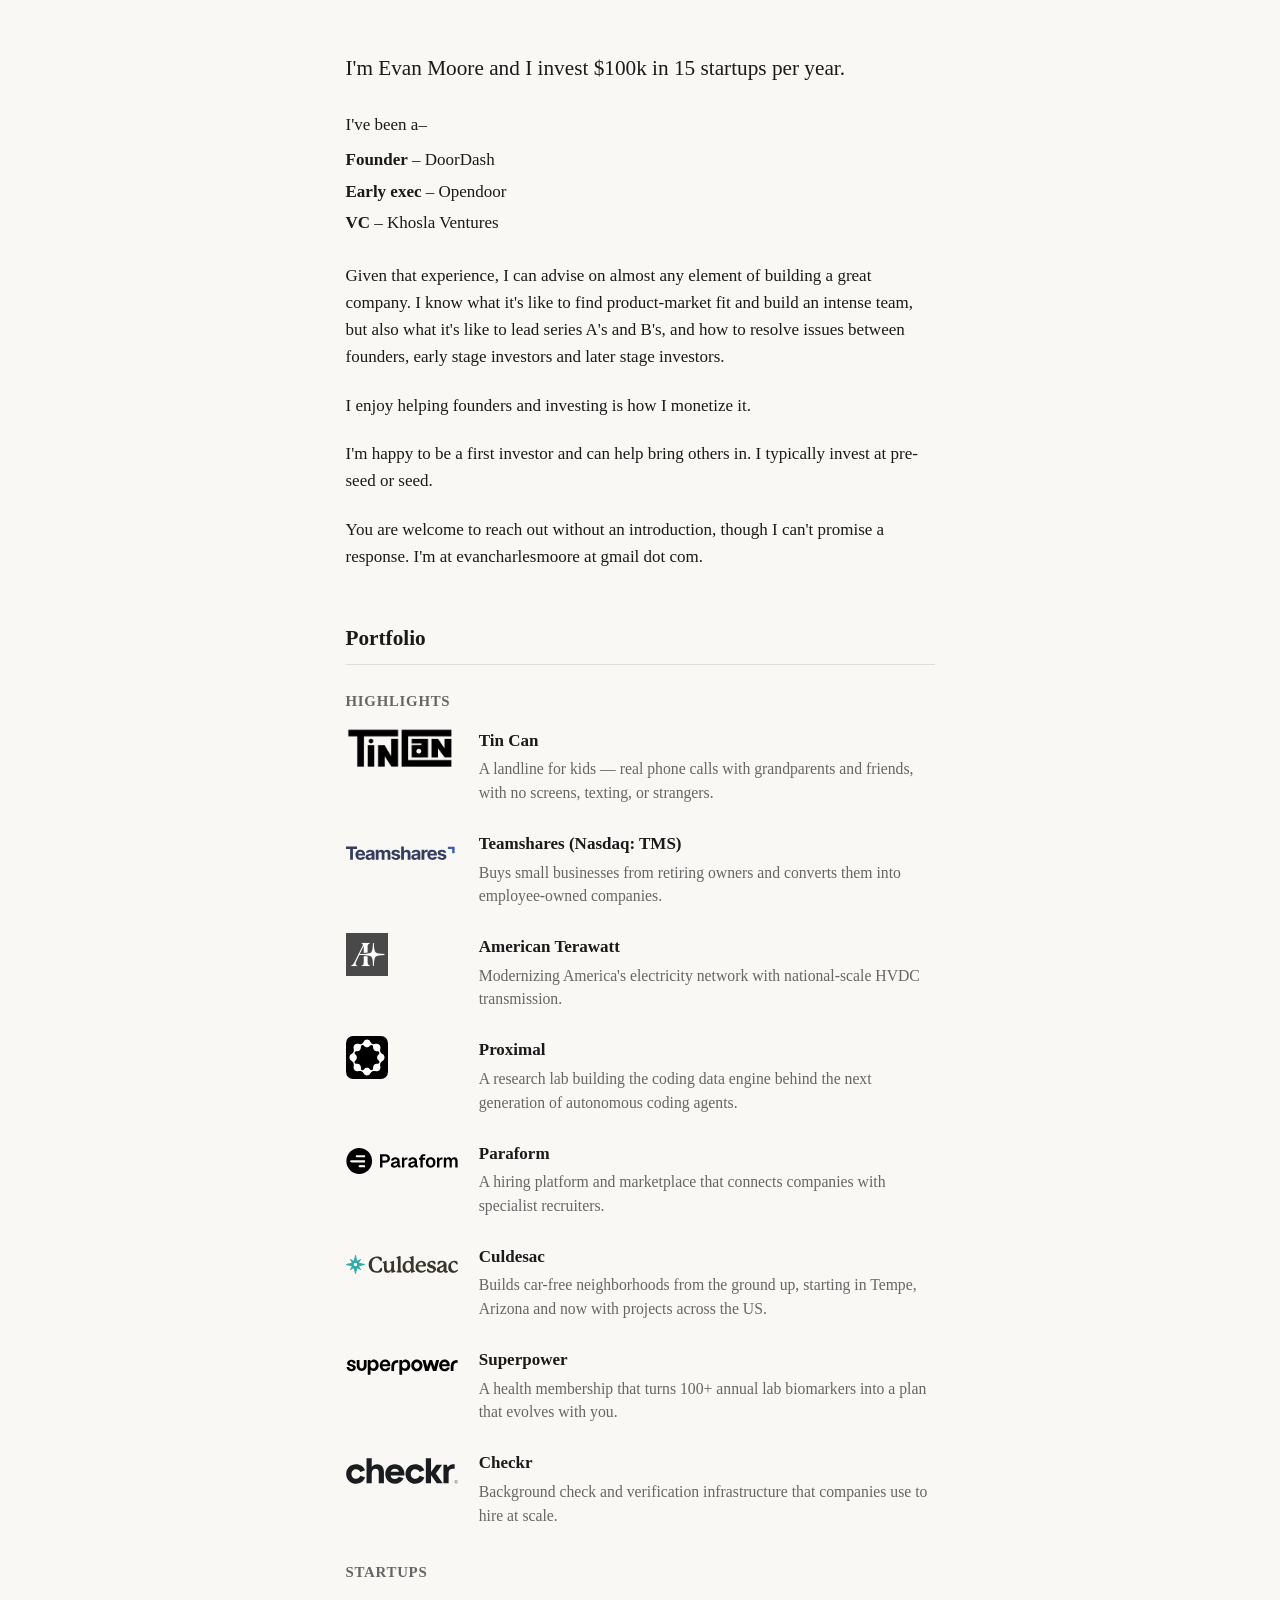
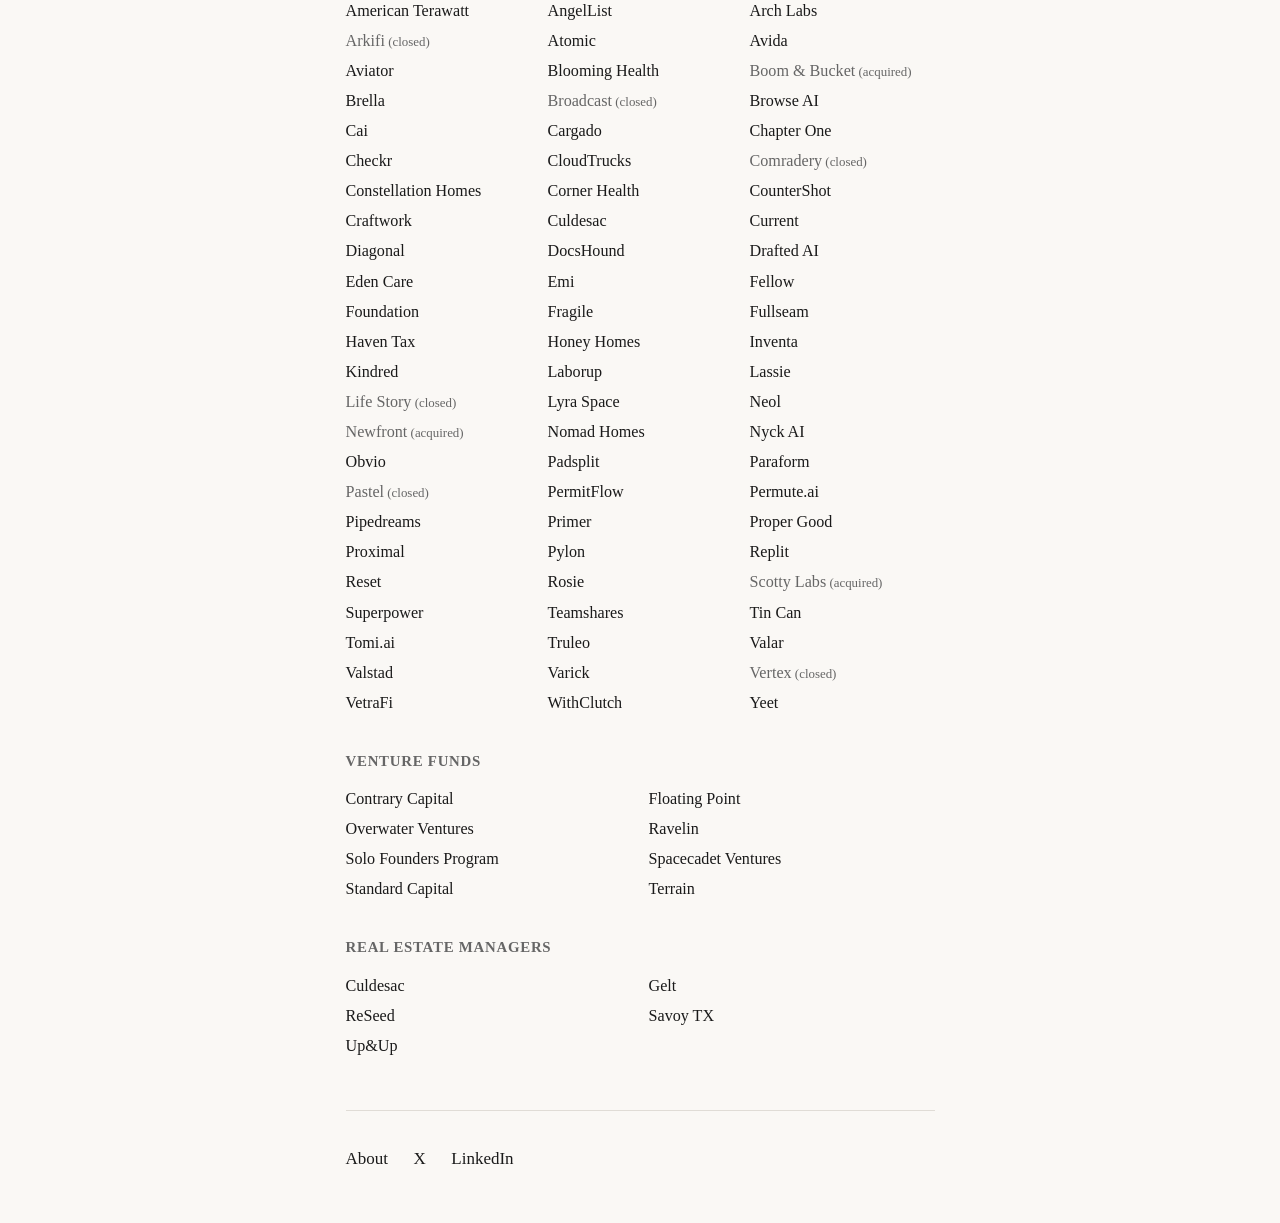
<file: index.html>
<!DOCTYPE html>
<html lang="en">
<head>
  <meta charset="UTF-8">
  <meta name="viewport" content="width=device-width, initial-scale=1">
  <title>Evan Moore – Angel Investor</title>
  <meta name="description" content="Evan Moore, DoorDash cofounder, Opendoor early exec, and Khosla Ventures VC. Angel investor in startups at pre-seed and seed.">

  <!-- Open Graph / Social -->
  <meta property="og:title" content="Evan Moore – Angel Investor">
  <meta property="og:description" content="Evan Moore, DoorDash cofounder, Opendoor early exec, and Khosla Ventures VC. Angel investor in startups at pre-seed and seed.">
  <meta property="og:type" content="website">
  <meta property="og:url" content="https://evanmoore.vc">

  <link rel="stylesheet" href="css/styles.css">
  <link rel="icon" href="favicon.svg">

  <!-- Structured data for search engines -->
  <script type="application/ld+json">
  {
    "@context": "https://schema.org",
    "@type": "Person",
    "name": "Evan Moore",
    "url": "https://evanmoore.vc",
    "jobTitle": "Angel Investor",
    "description": "DoorDash cofounder, Opendoor early exec, Khosla Ventures VC",
    "sameAs": [
      "https://x.com/evancharles",
      "https://www.linkedin.com/in/evanmoore/"
    ],
    "worksFor": [
      {"@type": "Organization", "name": "DoorDash"},
      {"@type": "Organization", "name": "Opendoor"},
      {"@type": "Organization", "name": "Khosla Ventures"}
    ]
  }
  </script>
</head>
<body>
  <div class="container">
    <main>
      <section class="intro">
        <p class="lede">I'm Evan Moore and I invest $100k in 15 startups per year.</p>

        <div class="background">
          <p>I've been a–</p>
          <ul class="roles">
            <li><strong>Founder</strong> – DoorDash</li>
            <li><strong>Early exec</strong> – Opendoor</li>
            <li><strong>VC</strong> – Khosla Ventures</li>
          </ul>
        </div>

        <p>Given that experience, I can advise on almost any element of building a great company. I know what it's like to find product-market fit and build an intense team, but also what it's like to lead series A's and B's, and how to resolve issues between founders, early stage investors and later stage investors.</p>

        <p>I enjoy helping founders and investing is how I monetize it.</p>

        <p>I'm happy to be a first investor and can help bring others in. I typically invest at pre-seed or seed.</p>

        <p>You are welcome to reach out without an introduction, though I can't promise a response. I'm at evancharlesmoore at gmail dot com.</p>
      </section>

      <section class="portfolio">
        <h2>Portfolio</h2>

        <div class="portfolio-section">
          <h3>Highlights</h3>
          <ul class="highlights">
            <li class="highlight">
              <a class="highlight-logo" href="https://tincan.kids/"><img src="img/tin-can.png" alt="" loading="lazy"></a>
              <div>
                <h4 class="highlight-name"><a href="https://tincan.kids/">Tin Can</a></h4>
                <p class="highlight-desc">A landline for kids — real phone calls with grandparents and friends, with no screens, texting, or strangers.</p>
              </div>
            </li>
            <li class="highlight">
              <a class="highlight-logo" href="https://www.teamshares.com/"><img src="img/teamshares.svg" alt="" loading="lazy"></a>
              <div>
                <h4 class="highlight-name"><a href="https://www.teamshares.com/">Teamshares (Nasdaq: TMS)</a></h4>
                <p class="highlight-desc">Buys small businesses from retiring owners and converts them into employee-owned companies.</p>
              </div>
            </li>
            <li class="highlight">
              <a class="highlight-logo" href="https://www.americanterawatt.com/"><img src="img/american-terawatt.svg" alt="" loading="lazy"></a>
              <div>
                <h4 class="highlight-name"><a href="https://www.americanterawatt.com/">American Terawatt</a></h4>
                <p class="highlight-desc">Modernizing America's electricity network with national-scale HVDC transmission.</p>
              </div>
            </li>
            <li class="highlight">
              <a class="highlight-logo" href="https://proximal.ai/"><img src="img/proximal.svg" alt="" loading="lazy"></a>
              <div>
                <h4 class="highlight-name"><a href="https://proximal.ai/">Proximal</a></h4>
                <p class="highlight-desc">A research lab building the coding data engine behind the next generation of autonomous coding agents.</p>
              </div>
            </li>
            <li class="highlight">
              <a class="highlight-logo" href="https://www.paraform.com/"><img src="img/paraform.svg" alt="" loading="lazy"></a>
              <div>
                <h4 class="highlight-name"><a href="https://www.paraform.com/">Paraform</a></h4>
                <p class="highlight-desc">A hiring platform and marketplace that connects companies with specialist recruiters.</p>
              </div>
            </li>
            <li class="highlight">
              <a class="highlight-logo" href="https://culdesac.com/"><img src="img/culdesac.svg" alt="" loading="lazy"></a>
              <div>
                <h4 class="highlight-name"><a href="https://culdesac.com/">Culdesac</a></h4>
                <p class="highlight-desc">Builds car-free neighborhoods from the ground up, starting in Tempe, Arizona and now with projects across the US.</p>
              </div>
            </li>
            <li class="highlight">
              <a class="highlight-logo" href="https://superpower.com/"><img src="img/superpower.svg" alt="" loading="lazy"></a>
              <div>
                <h4 class="highlight-name"><a href="https://superpower.com/">Superpower</a></h4>
                <p class="highlight-desc">A health membership that turns 100+ annual lab biomarkers into a plan that evolves with you.</p>
              </div>
            </li>
            <li class="highlight">
              <a class="highlight-logo" href="https://checkr.com/"><img src="img/checkr.svg" alt="" loading="lazy"></a>
              <div>
                <h4 class="highlight-name"><a href="https://checkr.com/">Checkr</a></h4>
                <p class="highlight-desc">Background check and verification infrastructure that companies use to hire at scale.</p>
              </div>
            </li>
          </ul>
        </div>

        <div class="portfolio-section">
          <h3>Startups</h3>
          <ul class="company-list">
            <li><a href="https://www.americanterawatt.com/">American Terawatt</a></li>
            <li><a href="https://www.angellist.com/">AngelList</a></li>
            <li><a href="https://archlabs.com/">Arch Labs</a></li>
            <li><span class="closed">Arkifi</span></li>
            <li><a href="https://www.atomic.supply/">Atomic</a></li>
            <li><a href="https://www.avida.life/">Avida</a></li>
            <li><a href="https://aviatorhealth.co/">Aviator</a></li>
            <li><a href="https://gobloominghealth.com/">Blooming Health</a></li>
            <li><span class="acquired">Boom & Bucket</span></li>
            <li><a href="https://hellobrella.com/">Brella</a></li>
            <li><span class="closed">Broadcast</span></li>
            <li><a href="https://www.browse.ai/">Browse AI</a></li>
            <li><a href="https://www.cai.ai/">Cai</a></li>
            <li><a href="https://cargado.com/">Cargado</a></li>
            <li><a href="https://www.startchapterone.com/">Chapter One</a></li>
            <li><a href="https://checkr.com/">Checkr</a></li>
            <li><a href="https://www.cloudtrucks.com/">CloudTrucks</a></li>
            <li><span class="closed">Comradery</span></li>
            <li>Constellation Homes</li>
            <li><a href="https://www.cornerhealth.com/">Corner Health</a></li>
            <li><a href="https://countershotsystems.com/">CounterShot</a></li>
            <li><a href="https://craftwork.com/">Craftwork</a></li>
            <li><a href="https://culdesac.com/">Culdesac</a></li>
            <li><a href="https://withcurrent.com/">Current</a></li>
            <li><a href="https://godiagonal.com/">Diagonal</a></li>
            <li><a href="https://docshound.com/">DocsHound</a></li>
            <li><a href="https://www.drafted.ai/">Drafted AI</a></li>
            <li><a href="https://www.edencaremedical.com/">Eden Care</a></li>
            <li><a href="https://www.emilabs.ai/">Emi</a></li>
            <li><a href="https://fellowproducts.com/">Fellow</a></li>
            <li><a href="https://buildwithfoundation.com/">Foundation</a></li>
            <li>Fragile</li>
            <li><a href="https://fullseam.com/">Fullseam</a></li>
            <li><a href="https://www.usehaven.com/">Haven Tax</a></li>
            <li><a href="https://www.honeyhomes.com/">Honey Homes</a></li>
            <li><a href="https://inventa.shop/">Inventa</a></li>
            <li><a href="https://livekindred.com/">Kindred</a></li>
            <li><a href="https://www.laborup.com/">Laborup</a></li>
            <li><a href="https://www.lassie.ai/">Lassie</a></li>
            <li><span class="closed">Life Story</span></li>
            <li><a href="https://lyraspace.co/">Lyra Space</a></li>
            <li><a href="https://www.neol.co/">Neol</a></li>
            <li><a href="https://www.newfront.com/"><span class="acquired">Newfront</span></a></li>
            <li><a href="https://www.nomadhomes.ae/">Nomad Homes</a></li>
            <li><a href="https://www.nyck.ai/">Nyck AI</a></li>
            <li><a href="https://www.obvio.ai/">Obvio</a></li>
            <li><a href="https://www.padsplit.com/">Padsplit</a></li>
            <li><a href="https://www.paraform.com/">Paraform</a></li>
            <li><span class="closed">Pastel</span></li>
            <li><a href="https://www.permitflow.com/">PermitFlow</a></li>
            <li><a href="https://permute.ai/">Permute.ai</a></li>
            <li><a href="https://pipedreams.com/">Pipedreams</a></li>
            <li><a href="https://primer.com/">Primer</a></li>
            <li><a href="https://eatpropergood.com/">Proper Good</a></li>
            <li><a href="https://proximal.ai/">Proximal</a></li>
            <li><a href="https://www.pylonlending.com/">Pylon</a></li>
            <li><a href="https://replit.com/">Replit</a></li>
            <li><a href="https://www.getreset.co/">Reset</a></li>
            <li><a href="https://www.rosiematch.com/">Rosie</a></li>
            <li><span class="acquired">Scotty Labs</span></li>
            <li><a href="https://superpower.com/">Superpower</a></li>
            <li><a href="https://www.teamshares.com/">Teamshares</a></li>
            <li><a href="https://tincan.kids/">Tin Can</a></li>
            <li><a href="https://tomi.ai/">Tomi.ai</a></li>
            <li><a href="https://truleo.co/">Truleo</a></li>
            <li>Valar</li>
            <li><a href="https://valstad.com/">Valstad</a></li>
            <li><a href="https://www.varickagents.com/">Varick</a></li>
            <li><span class="closed">Vertex</span></li>
            <li><a href="https://www.vetrafi.com/">VetraFi</a></li>
            <li><a href="https://www.withclutch.com/">WithClutch</a></li>
            <li><a href="https://yeet.cx/">Yeet</a></li>
          </ul>
        </div>

        <div class="portfolio-section">
          <h3>Venture Funds</h3>
          <ul class="company-list company-list--short">
            <li><a href="https://contrary.com/">Contrary Capital</a></li>
            <li><a href="https://floating.vc/">Floating Point</a></li>
            <li><a href="https://www.overwater.vc/">Overwater Ventures</a></li>
            <li><a href="https://www.ravelincap.com/">Ravelin</a></li>
            <li><a href="https://solofounders.com/">Solo Founders Program</a></li>
            <li><a href="https://spacecadet.ventures/">Spacecadet Ventures</a></li>
            <li><a href="https://www.standardcap.com/">Standard Capital</a></li>
            <li><a href="https://www.terrain.com/">Terrain</a></li>
          </ul>
        </div>

        <div class="portfolio-section">
          <h3>Real Estate Managers</h3>
          <ul class="company-list company-list--short">
            <li><a href="https://culdesac.com/">Culdesac</a></li>
            <li><a href="https://geltventurepartners.com/">Gelt</a></li>
            <li><a href="https://reseedpartners.com/">ReSeed</a></li>
            <li><a href="https://savoytx.com/">Savoy TX</a></li>
            <li><a href="https://upandup.co/">Up&Up</a></li>
          </ul>
        </div>
      </section>
    </main>

    <footer class="footer">
      <a href="about.html">About</a>
      <a href="https://x.com/evancharles">X</a>
      <a href="https://www.linkedin.com/in/evanmoore/">LinkedIn</a>
    </footer>
  </div>
</body>
</html>
</file>
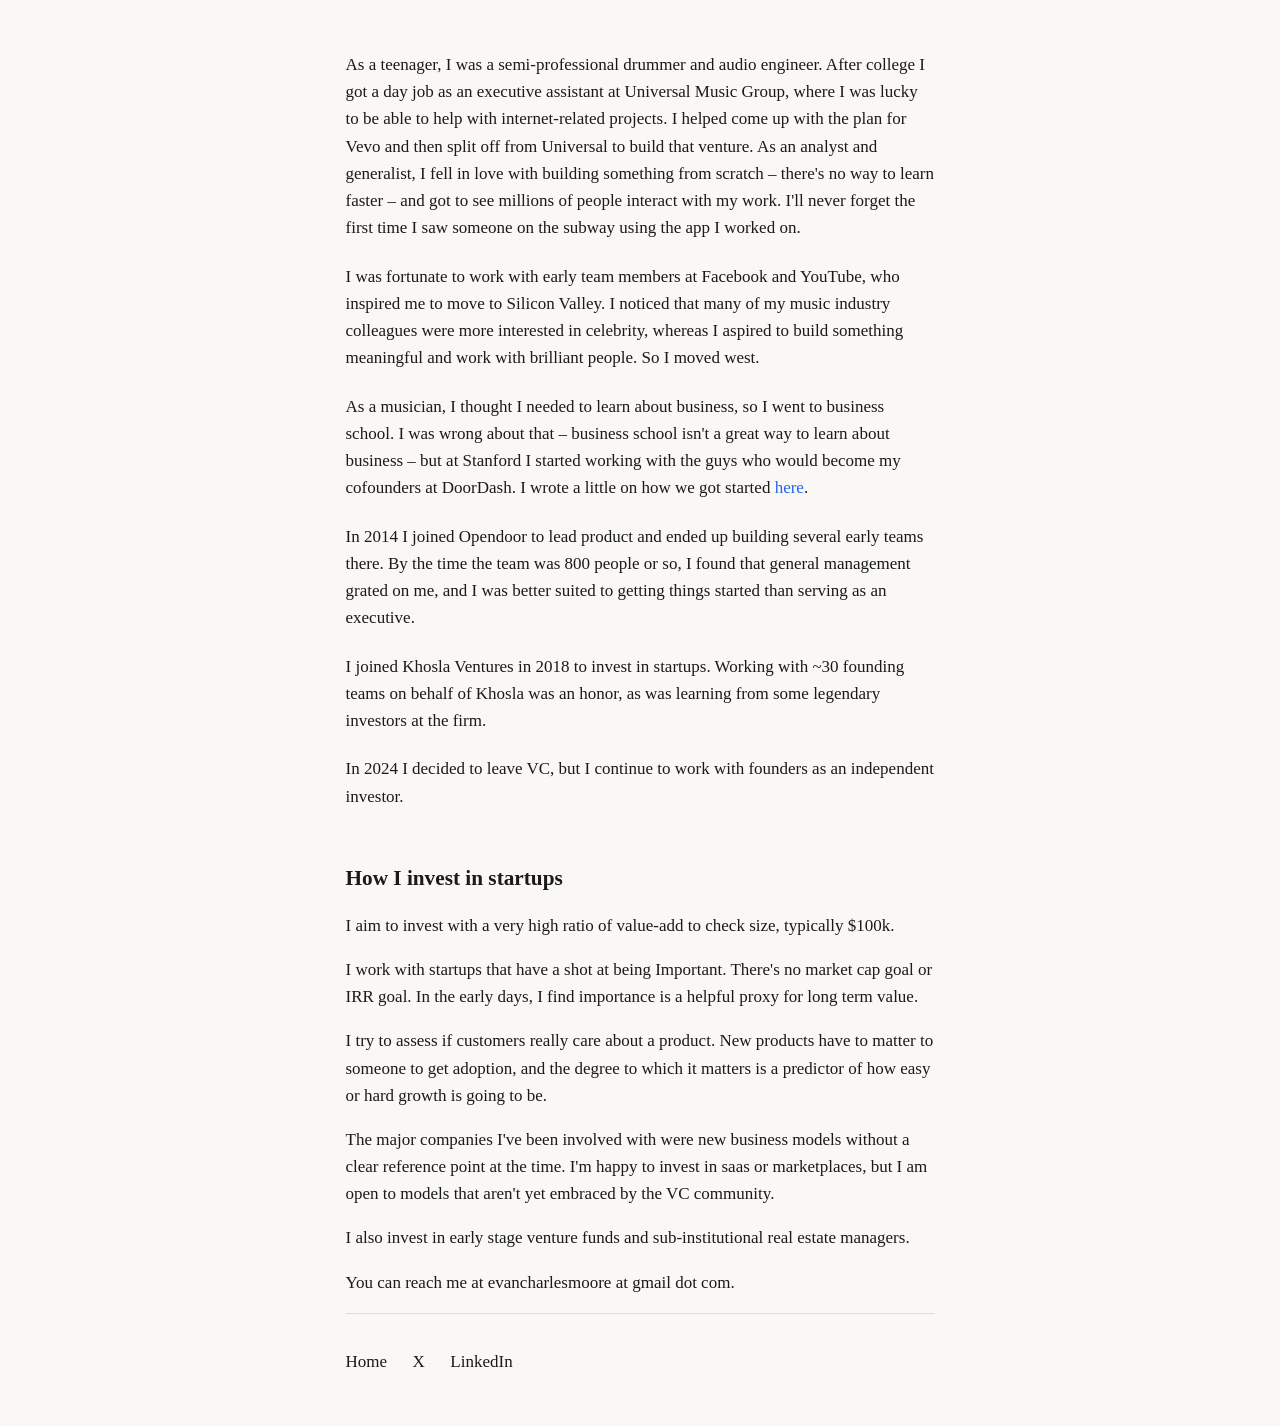
<file: about.html>
<!DOCTYPE html>
<html lang="en">
<head>
  <meta charset="UTF-8">
  <meta name="viewport" content="width=device-width, initial-scale=1">
  <title>About – Evan Moore</title>
  <meta name="description" content="Evan Moore's background: DoorDash cofounder, Opendoor early exec, Khosla Ventures VC, and angel investor.">

  <!-- Open Graph / Social -->
  <meta property="og:title" content="About – Evan Moore">
  <meta property="og:description" content="Evan Moore's background: DoorDash cofounder, Opendoor early exec, Khosla Ventures VC, and angel investor.">
  <meta property="og:type" content="website">
  <meta property="og:url" content="https://evanmoore.vc/about">

  <link rel="stylesheet" href="css/styles.css">
  <link rel="icon" href="favicon.svg">
</head>
<body>
  <div class="container">
    <main>
      <section class="intro">
        <p>As a teenager, I was a semi-professional drummer and audio engineer. After college I got a day job as an executive assistant at Universal Music Group, where I was lucky to be able to help with internet-related projects. I helped come up with the plan for Vevo and then split off from Universal to build that venture. As an analyst and generalist, I fell in love with building something from scratch – there's no way to learn faster – and got to see millions of people interact with my work. I'll never forget the first time I saw someone on the subway using the app I worked on.</p>

        <p>I was fortunate to work with early team members at Facebook and YouTube, who inspired me to move to Silicon Valley. I noticed that many of my music industry colleagues were more interested in celebrity, whereas I aspired to build something meaningful and work with brilliant people. So I moved west.</p>

        <p>As a musician, I thought I needed to learn about business, so I went to business school. I was wrong about that – business school isn't a great way to learn about business – but at Stanford I started working with the guys who would become my cofounders at DoorDash. I wrote a little on how we got started <a href="https://x.com/evancharles/status/1336835867768279040">here</a>.</p>

        <p>In 2014 I joined Opendoor to lead product and ended up building several early teams there. By the time the team was 800 people or so, I found that general management grated on me, and I was better suited to getting things started than serving as an executive.</p>

        <p>I joined Khosla Ventures in 2018 to invest in startups. Working with ~30 founding teams on behalf of Khosla was an honor, as was learning from some legendary investors at the firm.</p>

        <p>In 2024 I decided to leave VC, but I continue to work with founders as an independent investor.</p>
      </section>

      <section class="investing">
        <h2>How I invest in startups</h2>

        <p>I aim to invest with a very high ratio of value-add to check size, typically $100k.</p>

        <p>I work with startups that have a shot at being Important. There's no market cap goal or IRR goal. In the early days, I find importance is a helpful proxy for long term value.</p>

        <p>I try to assess if customers really care about a product. New products have to matter to someone to get adoption, and the degree to which it matters is a predictor of how easy or hard growth is going to be.</p>

        <p>The major companies I've been involved with were new business models without a clear reference point at the time. I'm happy to invest in saas or marketplaces, but I am open to models that aren't yet embraced by the VC community.</p>

        <p>I also invest in early stage venture funds and sub-institutional real estate managers.</p>

        <p>You can reach me at evancharlesmoore at gmail dot com.</p>
      </section>
    </main>

    <footer class="footer">
      <a href="index.html">Home</a>
      <a href="https://x.com/evancharles">X</a>
      <a href="https://www.linkedin.com/in/evanmoore/">LinkedIn</a>
    </footer>
  </div>
</body>
</html>
</file>
<file: css/styles.css>
/* ===== Base ===== */

:root {
  --text: #1a1a1a;
  --text-muted: #666;
  --bg: #faf8f5;
  --accent: #2563eb;
  --border: #e0dcd6;
}

* {
  box-sizing: border-box;
}

html {
  font-family: Georgia, "Times New Roman", Times, serif;
  font-size: 17px;
  line-height: 1.6;
  color: var(--text);
  background: var(--bg);
}

body {
  margin: 0;
  padding: 0;
}

/* ===== Layout ===== */

.container {
  max-width: 640px;
  margin: 0 auto;
  padding: 3rem 1.5rem;
}

/* ===== Intro ===== */

.intro {
  margin-bottom: 3rem;
}

.intro p {
  margin: 0 0 1.25rem;
}

.lede {
  font-size: 1.25rem;
  font-weight: 500;
  margin-bottom: 1.5rem !important;
}

.background {
  margin: 1.5rem 0;
}

.background p {
  margin-bottom: 0.5rem;
}

.roles {
  list-style: none;
  padding: 0;
  margin: 0;
}

.roles li {
  margin: 0.25rem 0;
}

.roles strong {
  font-weight: 600;
}

/* ===== Links ===== */

a {
  color: var(--accent);
  text-decoration: none;
}

a:hover {
  text-decoration: underline;
}

/* ===== Portfolio ===== */

.portfolio {
  margin-bottom: 3rem;
}

.portfolio h2 {
  font-size: 1.25rem;
  font-weight: 600;
  margin: 0 0 1.5rem;
  padding-bottom: 0.5rem;
  border-bottom: 1px solid var(--border);
}

.portfolio-section {
  margin-bottom: 2rem;
}

.portfolio-section h3 {
  font-size: 0.875rem;
  font-weight: 600;
  text-transform: uppercase;
  letter-spacing: 0.05em;
  color: var(--text-muted);
  margin: 0 0 0.75rem;
}

.highlights {
  list-style: none;
  padding: 0;
  margin: 0 0 0.5rem;
  display: grid;
  gap: 1.5rem;
}

.highlight {
  display: grid;
  grid-template-columns: 112px 1fr;
  gap: 1.25rem;
  align-items: start;
}

.highlight-logo {
  display: flex;
  align-items: center;
  justify-content: flex-start;
  min-height: 2.5rem;
  overflow: hidden;
}

.highlight-logo img {
  max-width: 112px;
  max-height: 2.5rem;
  width: auto;
  height: auto;
  object-fit: contain;
  display: block;
}

.highlight-name {
  font-size: 1rem;
  font-weight: 600;
  margin: 0 0 0.2rem;
}

.highlight-name a {
  color: inherit;
}

.highlight-name a:hover {
  color: var(--accent);
  text-decoration: none;
}

.highlight-desc {
  font-size: 0.925rem;
  color: var(--text-muted);
  margin: 0;
  line-height: 1.5;
}

.company-list {
  list-style: none;
  padding: 0;
  margin: 0;
  display: grid;
  grid-template-columns: repeat(3, 1fr);
  gap: 0.25rem 1rem;
}

.company-list--short {
  grid-template-columns: repeat(2, 1fr);
}

.company-list li {
  font-size: 0.95rem;
}

.company-list a {
  color: inherit;
  text-decoration: none;
}

.company-list a:hover {
  text-decoration: none;
}

.closed {
  color: var(--text-muted);
}

.closed::after {
  content: " (closed)";
  font-size: 0.8em;
}

.acquired {
  color: var(--text-muted);
}

.acquired::after {
  content: " (acquired)";
  font-size: 0.8em;
}


/* ===== Section Headers ===== */

.investing h2 {
  font-size: 1.25rem;
  font-weight: 600;
  margin: 2rem 0 1rem;
}

/* ===== Footer ===== */

.footer {
  padding-top: 2rem;
  margin-top: 1rem;
  border-top: 1px solid var(--border);
  display: flex;
  gap: 1.5rem;
}

.footer a {
  font-size: 1rem;
  color: var(--text);
  font-weight: 500;
}

.footer a:hover {
  color: var(--accent);
}

/* ===== Responsive ===== */

@media (max-width: 600px) {
  html {
    font-size: 16px;
  }

  .container {
    padding: 2rem 1.25rem;
  }

  .company-list {
    grid-template-columns: repeat(2, 1fr);
  }

  .highlight {
    grid-template-columns: 84px 1fr;
    gap: 1rem;
  }

  .highlight-logo {
    min-height: 2.125rem;
  }

  .highlight-logo img {
    max-width: 84px;
    max-height: 2.125rem;
  }

  .company-list--short {
    grid-template-columns: 1fr;
  }
}
</file>
